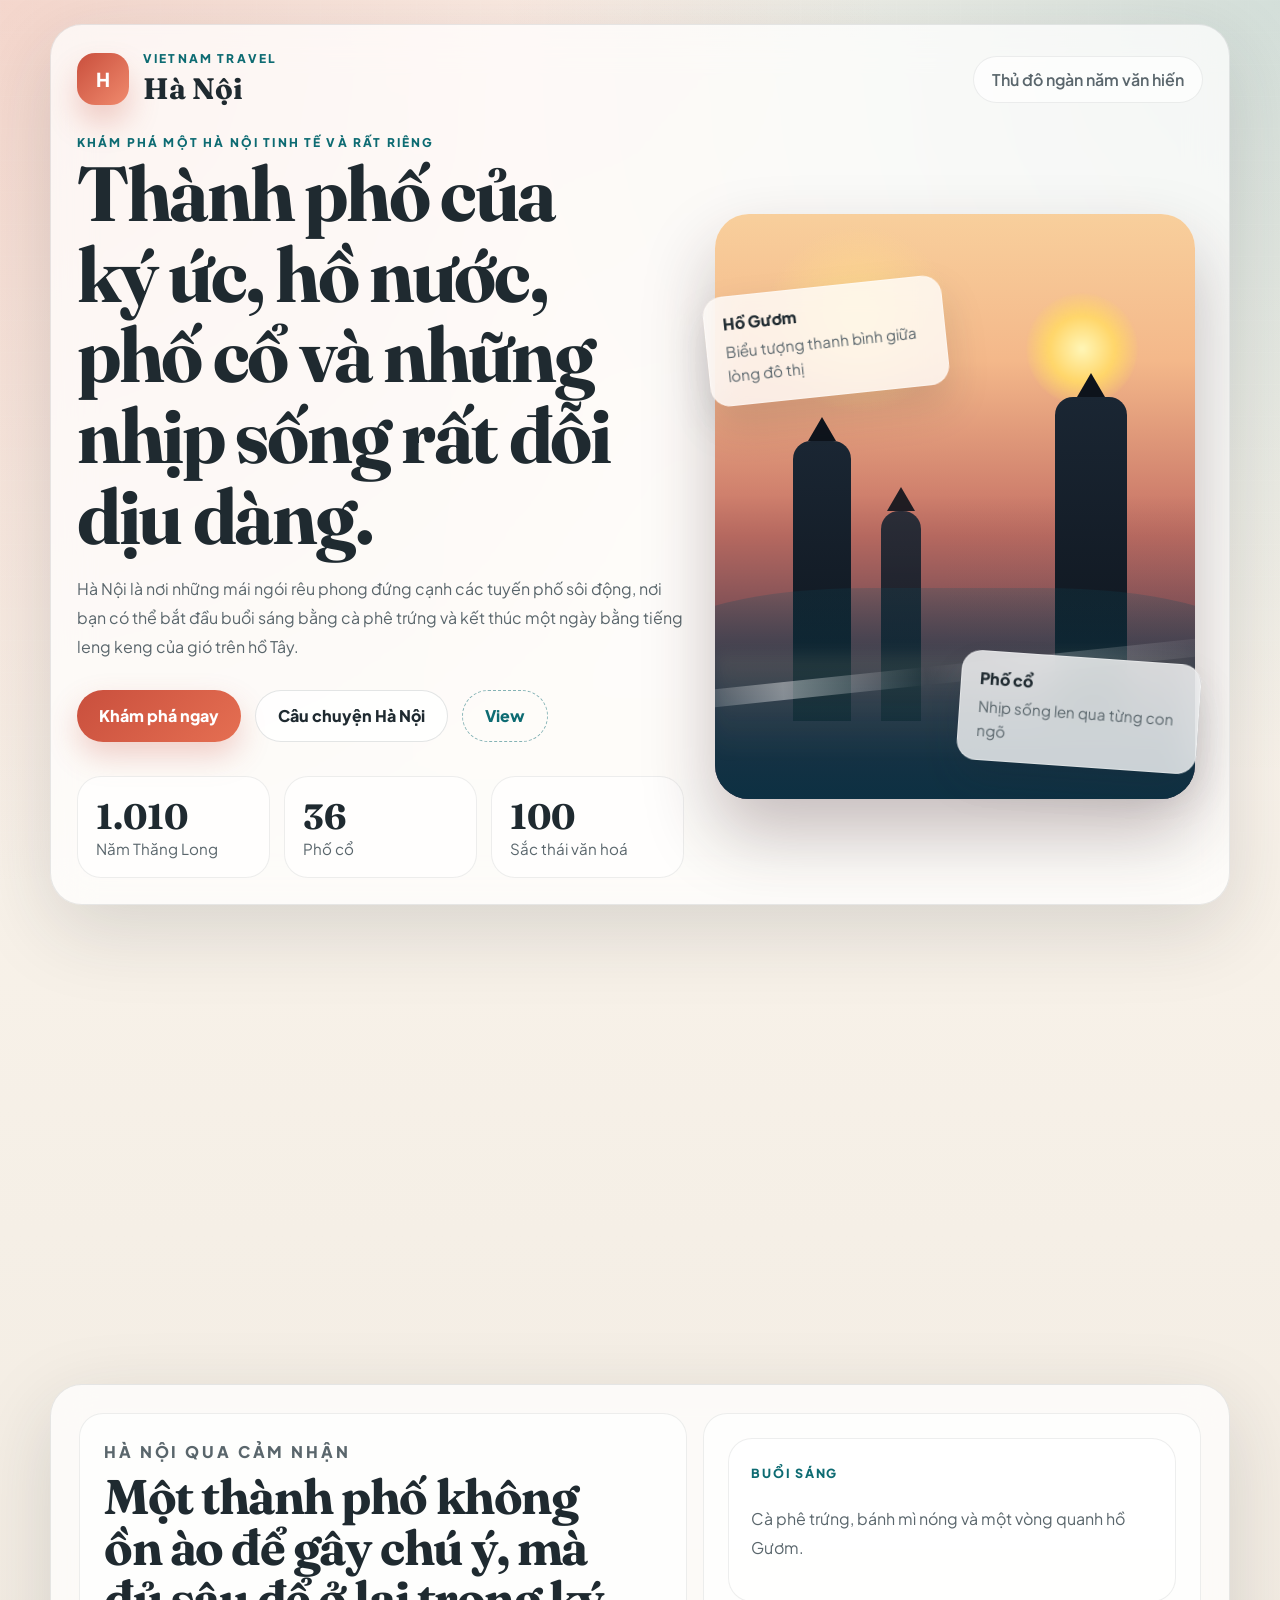
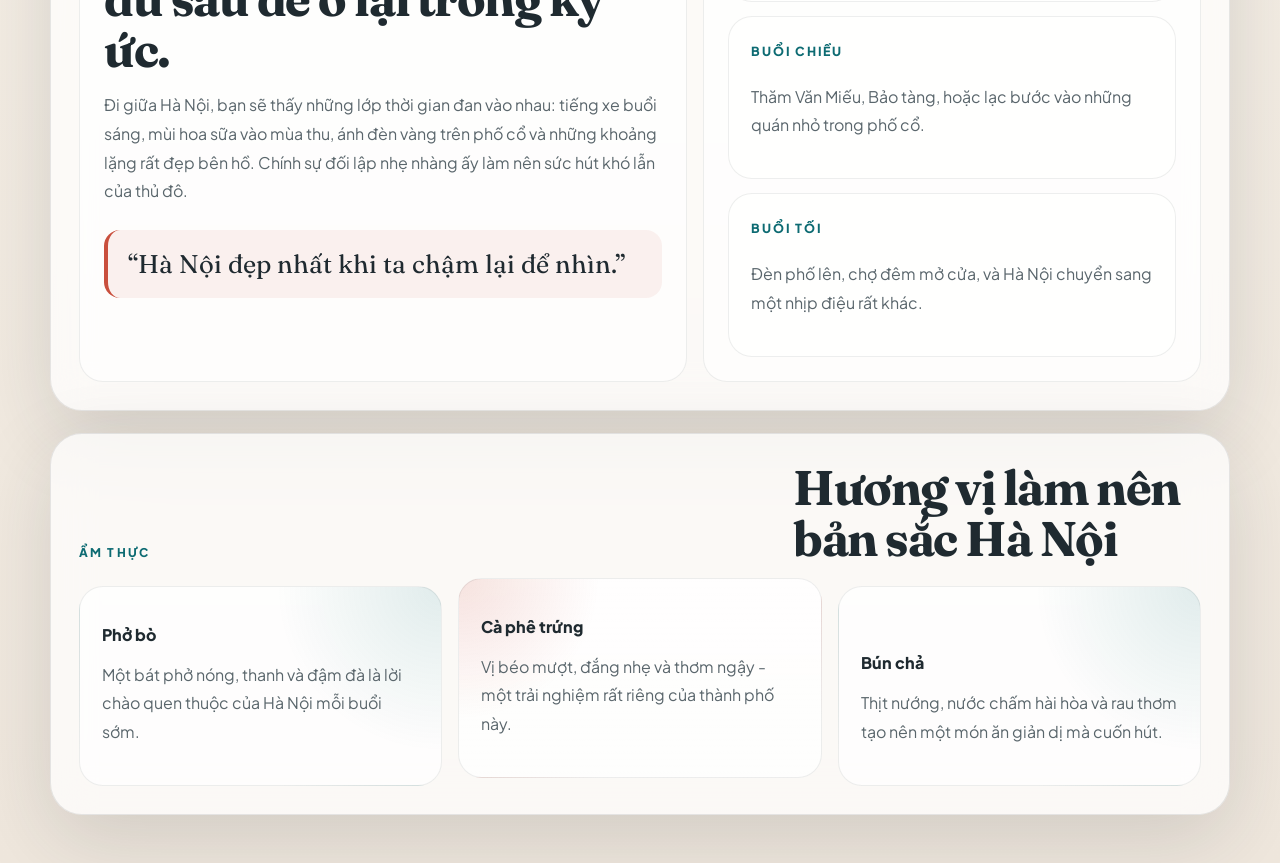
<file: game/index.html>
<!DOCTYPE html>
<html lang="vi">
<head>
  <meta charset="UTF-8" />
  <meta name="viewport" content="width=device-width, initial-scale=1.0" />
  <meta name="description" content="Giao diện giới thiệu Hà Nội với phong cách hiện đại, sống động và đậm chất Việt Nam." />
  <title>Hà Nội - Thành phố của  cức và nhịp sống</title>
  <link rel="preconnect" href="https://fonts.googleapis.com">
  <link rel="preconnect" href="https://fonts.gstatic.com" crossorigin>
  <link href="https://fonts.googleapis.com/css2?family=Fraunces:opsz,wght@9..144,600;9..144,700;9..144,800&family=Plus+Jakarta+Sans:wght@400;500;600;700;800&display=swap" rel="stylesheet">
  <link rel="stylesheet" href="styles.css" />
</head>
<body>
  <div class="noise"></div>
  <main class="page">
    <section class="hero">
      <nav class="topbar">
        <div class="brand">
          <span class="brand-mark">H</span>
          <div>
            <p class="brand-kicker">Vietnam Travel</p>
            <h1>Hà Nội</h1>
          </div>
        </div>
        <div class="nav-pill">Thủ đô ngàn năm văn hiến</div>
      </nav>

      <div class="hero-grid">
        <div class="hero-copy reveal">
          <p class="eyebrow">Khám phá một Hà Nội tinh tế và rất riêng</p>
          <h2>Thành phố của ký ức, hồ nước, phố cổ và những nhịp sống rất đỗi dịu dàng.</h2>
          <p class="lead">
            Hà Nội là nơi những mái ngói rêu phong đứng cạnh các tuyến phố sôi động,
            nơi bạn có thể bắt đầu buổi sáng bằng cà phê trứng và kết thúc một ngày bằng
            tiếng leng keng của gió trên hồ Tây.
          </p>

          <div class="hero-actions">
            <a class="button primary" href="#highlights">Khám phá ngay</a>
            <a class="button secondary" href="#story">Câu chuyện Hà Nội</a>
            <a class="button tertiary" href="detail.html">View</a>
          </div>

          <div class="stats">
            <article>
              <strong data-count="1010">0</strong>
              <span>Năm Thăng Long</span>
            </article>
            <article>
              <strong data-count="36">0</strong>
              <span>Phố cổ</span>
            </article>
            <article>
              <strong data-count="100">0</strong>
              <span>Sắc thái văn hoá</span>
            </article>
          </div>
        </div>

        <div class="hero-visual reveal">
          <div class="sky-card sky-card-large">
            <div class="sun"></div>
            <div class="tower tower-1"></div>
            <div class="tower tower-2"></div>
            <div class="tower tower-3"></div>
            <div class="lake"></div>
            <div class="reflection"></div>
            <div class="sweep"></div>
          </div>

          <div class="floating-card card-one">
            <p>Hồ Gươm</p>
            <span>Biểu tượng thanh bình giữa lòng đô thị</span>
          </div>
          <div class="floating-card card-two">
            <p>Phố cổ</p>
            <span>Nhịp sống len qua từng con ngõ</span>
          </div>
        </div>
      </div>
    </section>

    <section id="highlights" class="section reveal">
      <div class="section-heading">
        <p class="eyebrow">Điểm nhấn</p>
        <h3>Những mảnh ghép làm nên vẻ đẹp Hà Nội</h3>
      </div>

      <div class="cards-grid">
        <article class="feature-card">
          <span class="feature-icon">01</span>
          <h4>Phố cổ Hà Nội</h4>
          <p>Những con phố nhỏ, nhà ống cổ và hàng quán lâu đời tạo nên một bức tranh rất giàu ký ức.</p>
        </article>
        <article class="feature-card">
          <span class="feature-icon">02</span>
          <h4>Hồ Hoàn Kiếm</h4>
          <p>Mặt nước xanh dịu, tháp Rùa và nhịp người đi dạo khiến nơi đây luôn giữ được sự cân bằng hiếm có.</p>
        </article>
        <article class="feature-card">
          <span class="feature-icon">03</span>
          <h4>Ẩm thực Hà Thành</h4>
          <p>Phở, bún chả, bánh cuốn, cốm, cà phê trứng - mỗi món đều mang một câu chuyện riêng.</p>
        </article>
      </div>
    </section>

    <section id="story" class="story reveal">
      <div class="story-panel">
        <p class="eyebrow">Hà Nội qua cảm nhận</p>
        <h3>Một thành phố không ồn ào để gây chú ý, mà đủ sâu để ở lại trong ký ức.</h3>
        <p>
          Đi giữa Hà Nội, bạn sẽ thấy những lớp thời gian đan vào nhau: tiếng xe buổi sáng,
          mùi hoa sữa vào mùa thu, ánh đèn vàng trên phố cổ và những khoảng lặng rất đẹp bên hồ.
          Chính sự đối lập nhẹ nhàng ấy làm nên sức hút khó lẫn của thủ đô.
        </p>

        <div class="quote">
          <span>“Hà Nội đẹp nhất khi ta chậm lại để nhìn.”</span>
        </div>
      </div>

      <div class="timeline-panel">
        <div class="timeline-item">
          <span>Buổi sáng</span>
          <p>Cà phê trứng, bánh mì nóng và một vòng quanh hồ Gươm.</p>
        </div>
        <div class="timeline-item">
          <span>Buổi chiều</span>
          <p>Thăm Văn Miếu, Bảo tàng, hoặc lạc bước vào những quán nhỏ trong phố cổ.</p>
        </div>
        <div class="timeline-item">
          <span>Buổi tối</span>
          <p>Đèn phố lên, chợ đêm mở cửa, và Hà Nội chuyển sang một nhịp điệu rất khác.</p>
        </div>
      </div>
    </section>

    <section class="food-section reveal">
      <div class="section-heading narrow">
        <p class="eyebrow">Ẩm thực</p>
        <h3>Hương vị làm nên bản sắc Hà Nội</h3>
      </div>

      <div class="food-grid">
        <article class="food-card">
          <h4>Phở bò</h4>
          <p>Một bát phở nóng, thanh và đậm đà là lời chào quen thuộc của Hà Nội mỗi buổi sớm.</p>
        </article>
        <article class="food-card highlight">
          <h4>Cà phê trứng</h4>
          <p>Vị béo mượt, đắng nhẹ và thơm ngậy - một trải nghiệm rất riêng của thành phố này.</p>
        </article>
        <article class="food-card">
          <h4>Bún chả</h4>
          <p>Thịt nướng, nước chấm hài hòa và rau thơm tạo nên một món ăn giản dị mà cuốn hút.</p>
        </article>
      </div>
    </section>
  </main>

  <script src="script.js"></script>
</body>
</html>
</file>
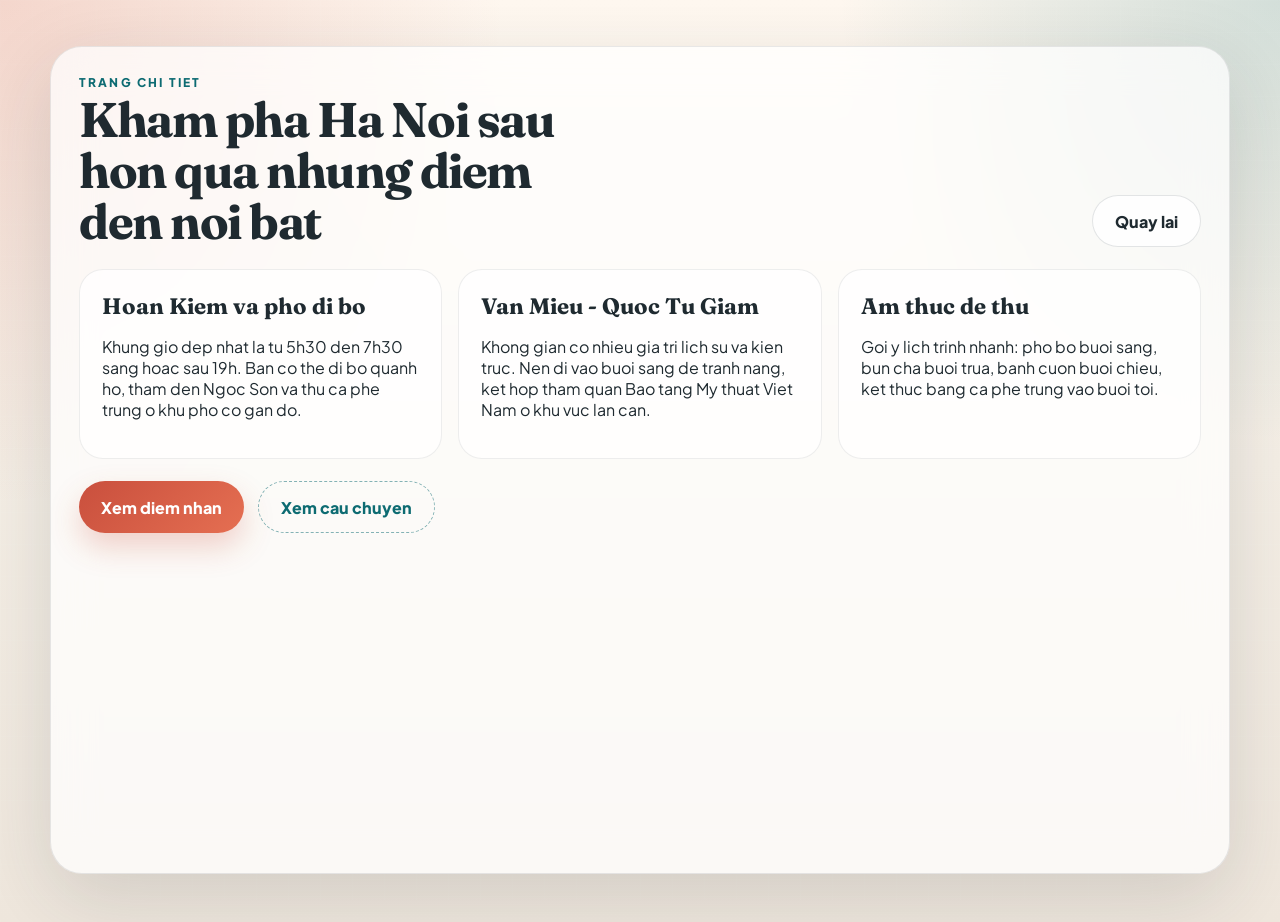
<file: game/detail.html>
<!DOCTYPE html>
<html lang="vi">
<head>
  <meta charset="UTF-8" />
  <meta name="viewport" content="width=device-width, initial-scale=1.0" />
  <meta name="description" content="Trang chi tiet ve cac diem den va trai nghiem tieu bieu tai Ha Noi." />
  <title>Ha Noi - Trang chi tiet</title>
  <link rel="preconnect" href="https://fonts.googleapis.com" />
  <link rel="preconnect" href="https://fonts.gstatic.com" crossorigin />
  <link href="https://fonts.googleapis.com/css2?family=Fraunces:opsz,wght@9..144,600;9..144,700;9..144,800&family=Plus+Jakarta+Sans:wght@400;500;600;700;800&display=swap" rel="stylesheet" />
  <link rel="stylesheet" href="styles.css" />
</head>
<body>
  <div class="noise"></div>
  <main class="page">
    <section class="section detail-page reveal visible">
      <div class="section-heading">
        <div>
          <p class="eyebrow">Trang chi tiet</p>
          <h3>Kham pha Ha Noi sau hon qua nhung diem den noi bat</h3>
        </div>
        <a class="button secondary" href="index.html">Quay lai</a>
      </div>

      <div class="detail-grid">
        <article class="detail-card">
          <h4>Hoan Kiem va pho di bo</h4>
          <p>
            Khung gio dep nhat la tu 5h30 den 7h30 sang hoac sau 19h. Ban co the di bo quanh ho,
            tham den Ngoc Son va thu ca phe trung o khu pho co gan do.
          </p>
        </article>

        <article class="detail-card">
          <h4>Van Mieu - Quoc Tu Giam</h4>
          <p>
            Khong gian co nhieu gia tri lich su va kien truc. Nen di vao buoi sang de tranh nang,
            ket hop tham quan Bao tang My thuat Viet Nam o khu vuc lan can.
          </p>
        </article>

        <article class="detail-card">
          <h4>Am thuc de thu</h4>
          <p>
            Goi y lich trinh nhanh: pho bo buoi sang, bun cha buoi trua, banh cuon buoi chieu,
            ket thuc bang ca phe trung vao buoi toi.
          </p>
        </article>
      </div>

      <div class="detail-actions">
        <a class="button primary" href="index.html#highlights">Xem diem nhan</a>
        <a class="button tertiary" href="index.html#story">Xem cau chuyen</a>
      </div>
    </section>
  </main>
</body>
</html>
</file>
<file: game/styles.css>
:root {
  --bg: #f5efe6;
  --bg-2: #f9f3ea;
  --surface: rgba(255, 255, 255, 0.72);
  --surface-strong: rgba(255, 255, 255, 0.9);
  --text: #1f2a30;
  --muted: #5a666c;
  --accent: #c94f3d;
  --accent-2: #0d6b72;
  --line: rgba(31, 42, 48, 0.1);
  --shadow: 0 24px 80px rgba(31, 42, 48, 0.15);
}

* {
  box-sizing: border-box;
}

html {
  scroll-behavior: smooth;
}

body {
  margin: 0;
  color: var(--text);
  font-family: 'Plus Jakarta Sans', sans-serif;
  background:
    radial-gradient(circle at top left, rgba(201, 79, 61, 0.2), transparent 32%),
    radial-gradient(circle at top right, rgba(13, 107, 114, 0.18), transparent 28%),
    linear-gradient(180deg, #fff8f0 0%, var(--bg) 50%, #efe7dd 100%);
}

a {
  color: inherit;
  text-decoration: none;
}

.noise {
  position: fixed;
  inset: 0;
  pointer-events: none;
  opacity: 0.08;
  background-image:
    linear-gradient(rgba(255, 255, 255, 0.8) 1px, transparent 1px),
    linear-gradient(90deg, rgba(255, 255, 255, 0.8) 1px, transparent 1px);
  background-size: 32px 32px;
  mix-blend-mode: soft-light;
}

.page {
  width: min(1180px, calc(100% - 32px));
  margin: 0 auto;
  padding: 24px 0 48px;
}

.hero,
.section,
.story,
.food-section {
  position: relative;
  overflow: hidden;
  border: 1px solid var(--line);
  border-radius: 32px;
  background: var(--surface);
  backdrop-filter: blur(20px);
  box-shadow: var(--shadow);
}

.hero {
  padding: 26px;
}

.topbar {
  display: flex;
  align-items: center;
  justify-content: space-between;
  gap: 16px;
  margin-bottom: 28px;
}

.brand {
  display: flex;
  align-items: center;
  gap: 14px;
}

.brand-mark {
  width: 52px;
  height: 52px;
  display: grid;
  place-items: center;
  border-radius: 18px;
  background: linear-gradient(135deg, var(--accent), #f08a6d);
  color: white;
  font-weight: 800;
  font-size: 1.2rem;
  box-shadow: 0 18px 30px rgba(201, 79, 61, 0.25);
}

.brand-kicker,
.eyebrow {
  margin: 0 0 4px;
  text-transform: uppercase;
  letter-spacing: 0.18em;
  font-size: 0.75rem;
  color: var(--accent-2);
  font-weight: 800;
}

.brand h1 {
  margin: 0;
  font-family: 'Fraunces', serif;
  font-size: 1.85rem;
}

.nav-pill {
  padding: 12px 18px;
  border-radius: 999px;
  background: rgba(255, 255, 255, 0.66);
  border: 1px solid rgba(31, 42, 48, 0.08);
  color: var(--muted);
  font-weight: 600;
}

.hero-grid {
  display: grid;
  grid-template-columns: 1.1fr 0.9fr;
  gap: 22px;
  align-items: center;
}

.hero-copy h2,
.section-heading h3,
.story-panel h3,
.food-section h3 {
  margin: 0;
  font-family: 'Fraunces', serif;
  line-height: 1.05;
  letter-spacing: -0.03em;
}

.hero-copy h2 {
  font-size: clamp(2.8rem, 6vw, 5.6rem);
  max-width: 11ch;
}

.lead,
.story-panel p,
.timeline-item p,
.feature-card p,
.food-card p {
  color: var(--muted);
  line-height: 1.8;
  font-size: 1rem;
}

.lead {
  max-width: 60ch;
  margin: 18px 0 0;
}

.hero-actions {
  display: flex;
  flex-wrap: wrap;
  gap: 14px;
  margin-top: 28px;
}

.button {
  display: inline-flex;
  align-items: center;
  justify-content: center;
  min-height: 52px;
  padding: 0 22px;
  border-radius: 999px;
  font-weight: 800;
  transition: transform 180ms ease, box-shadow 180ms ease, background 180ms ease;
}

.button:hover {
  transform: translateY(-2px);
}

.primary {
  background: linear-gradient(135deg, var(--accent), #e56f52);
  color: white;
  box-shadow: 0 14px 30px rgba(201, 79, 61, 0.25);
}

.secondary {
  background: rgba(255, 255, 255, 0.8);
  border: 1px solid rgba(31, 42, 48, 0.12);
}

.tertiary {
  background: transparent;
  border: 1px dashed rgba(13, 107, 114, 0.5);
  color: var(--accent-2);
}

.tertiary:hover {
  background: rgba(13, 107, 114, 0.08);
}

.stats {
  display: grid;
  grid-template-columns: repeat(3, minmax(0, 1fr));
  gap: 14px;
  margin-top: 34px;
}

.stats article,
.feature-card,
.food-card,
.timeline-item,
.story-panel,
.timeline-panel {
  border-radius: 24px;
  border: 1px solid rgba(31, 42, 48, 0.08);
  background: rgba(255, 255, 255, 0.66);
}

.stats article {
  padding: 18px;
}

.stats strong {
  display: block;
  font-family: 'Fraunces', serif;
  font-size: 2.2rem;
}

.stats span {
  color: var(--muted);
  font-size: 0.95rem;
}

.hero-visual {
  position: relative;
  min-height: 680px;
  display: grid;
  place-items: center;
}

.sky-card {
  position: relative;
  width: min(100%, 480px);
  aspect-ratio: 0.82;
  border-radius: 34px;
  overflow: hidden;
  background:
    radial-gradient(circle at 30% 18%, rgba(255, 221, 141, 0.95), transparent 16%),
    linear-gradient(180deg, #f8cf9c 0%, #f4b88a 25%, #c46f64 55%, #5b3f66 100%);
  box-shadow: 0 35px 70px rgba(55, 29, 34, 0.28);
}

.sky-card::before {
  content: '';
  position: absolute;
  inset: auto 0 0;
  height: 52%;
  background: linear-gradient(180deg, rgba(18, 31, 43, 0) 0%, rgba(18, 31, 43, 0.16) 26%, rgba(18, 31, 43, 0.72) 100%);
}

.sun {
  position: absolute;
  top: 80px;
  right: 58px;
  width: 110px;
  height: 110px;
  border-radius: 50%;
  background: radial-gradient(circle, #fff6b7 0%, #ffd66a 42%, rgba(255, 214, 106, 0.2) 68%, transparent 100%);
  filter: blur(1px);
}

.tower,
.lake,
.reflection,
.sweep {
  position: absolute;
}

.tower {
  bottom: 78px;
  background: linear-gradient(180deg, #1a2633, #0d131b);
  border-radius: 18px 18px 0 0;
}

.tower::before {
  content: '';
  position: absolute;
  left: 50%;
  transform: translateX(-50%);
  bottom: 100%;
  width: 0;
  height: 0;
  border-left: 14px solid transparent;
  border-right: 14px solid transparent;
  border-bottom: 24px solid #0d131b;
}

.tower-1 {
  left: 78px;
  width: 58px;
  height: 280px;
}

.tower-2 {
  left: 166px;
  width: 40px;
  height: 210px;
  opacity: 0.9;
}

.tower-3 {
  right: 68px;
  width: 72px;
  height: 324px;
}

.lake {
  left: -10%;
  right: -10%;
  bottom: 0;
  height: 36%;
  background: linear-gradient(180deg, rgba(13, 78, 96, 0.2), rgba(11, 49, 67, 0.92));
  border-radius: 35% 35% 0 0 / 24% 24% 0 0;
}

.reflection {
  left: 0;
  right: 0;
  bottom: 34px;
  height: 110px;
  background: linear-gradient(180deg, rgba(250, 227, 160, 0.12), rgba(250, 227, 160, 0));
  filter: blur(8px);
  opacity: 0.8;
}

.sweep {
  inset: auto -10% 20% -10%;
  height: 18px;
  background: linear-gradient(90deg, transparent 0%, rgba(255, 255, 255, 0.4) 20%, transparent 45%, rgba(255, 255, 255, 0.22) 68%, transparent 100%);
  transform: rotate(-6deg);
  animation: drift 8s ease-in-out infinite;
}

.floating-card {
  position: absolute;
  max-width: 240px;
  padding: 16px 18px;
  border-radius: 20px;
  border: 1px solid rgba(255, 255, 255, 0.34);
  background: rgba(255, 255, 255, 0.78);
  box-shadow: 0 20px 40px rgba(31, 42, 48, 0.15);
  backdrop-filter: blur(16px);
}

.floating-card p,
.feature-card h4,
.food-card h4,
.timeline-item span {
  margin: 0;
  font-weight: 800;
}

.floating-card span {
  display: block;
  margin-top: 6px;
  color: var(--muted);
  line-height: 1.6;
  font-size: 0.95rem;
}

.card-one {
  left: 0;
  top: 120px;
  transform: rotate(-6deg);
}

.card-two {
  right: 4px;
  bottom: 80px;
  transform: rotate(4deg);
}

.section,
.story,
.food-section {
  margin-top: 22px;
  padding: 28px;
}

.section-heading {
  display: flex;
  align-items: flex-end;
  justify-content: space-between;
  gap: 20px;
  margin-bottom: 22px;
}

.section-heading h3,
.story-panel h3,
.food-section h3 {
  font-size: clamp(2rem, 3.8vw, 3.6rem);
  max-width: 15ch;
}

.section-heading.narrow h3 {
  max-width: 12ch;
}

.cards-grid,
.food-grid {
  display: grid;
  grid-template-columns: repeat(3, minmax(0, 1fr));
  gap: 16px;
}

.feature-card,
.food-card,
.timeline-item {
  padding: 22px;
}

.feature-icon {
  display: inline-flex;
  align-items: center;
  justify-content: center;
  width: 54px;
  height: 54px;
  border-radius: 18px;
  background: rgba(201, 79, 61, 0.12);
  color: var(--accent);
  font-weight: 800;
  margin-bottom: 14px;
}

.story {
  display: grid;
  grid-template-columns: 1.1fr 0.9fr;
  gap: 16px;
}

.story-panel,
.timeline-panel {
  padding: 24px;
}

.story-panel h3 {
  margin-bottom: 14px;
}

.quote {
  margin-top: 24px;
  padding: 18px 20px;
  border-left: 4px solid var(--accent);
  border-radius: 16px;
  background: rgba(201, 79, 61, 0.08);
  font-family: 'Fraunces', serif;
  font-size: clamp(1.2rem, 2vw, 1.7rem);
}

.timeline-panel {
  display: grid;
  gap: 14px;
  align-content: start;
}

.timeline-item span {
  display: inline-flex;
  margin-bottom: 8px;
  color: var(--accent-2);
  text-transform: uppercase;
  letter-spacing: 0.14em;
  font-size: 0.78rem;
}

.food-grid {
  align-items: stretch;
}

.food-card {
  position: relative;
  min-height: 200px;
  display: flex;
  flex-direction: column;
  justify-content: flex-end;
  background:
    radial-gradient(circle at top right, rgba(13, 107, 114, 0.12), transparent 40%),
    rgba(255, 255, 255, 0.7);
}

.food-card.highlight {
  background:
    radial-gradient(circle at top left, rgba(201, 79, 61, 0.16), transparent 34%),
    linear-gradient(180deg, rgba(255, 255, 255, 0.84), rgba(255, 255, 255, 0.72));
  transform: translateY(-8px);
}

.detail-page {
  min-height: calc(100vh - 72px);
}

.detail-grid {
  display: grid;
  grid-template-columns: repeat(3, minmax(0, 1fr));
  gap: 16px;
}

.detail-card {
  padding: 22px;
  border-radius: 24px;
  border: 1px solid rgba(31, 42, 48, 0.08);
  background: rgba(255, 255, 255, 0.72);
}

.detail-card h4 {
  margin: 0 0 10px;
  font-family: 'Fraunces', serif;
  font-size: 1.4rem;
}

.detail-actions {
  display: flex;
  flex-wrap: wrap;
  gap: 14px;
  margin-top: 22px;
}

.reveal {
  opacity: 0;
  transform: translateY(24px);
  transition: opacity 700ms ease, transform 700ms ease;
}

.reveal.visible {
  opacity: 1;
  transform: translateY(0);
}

@keyframes drift {
  0%,
  100% {
    transform: translateX(-4%) rotate(-6deg);
  }
  50% {
    transform: translateX(4%) rotate(-6deg);
  }
}

@media (max-width: 1024px) {
  .hero-grid,
  .story {
    grid-template-columns: 1fr;
  }

  .hero-visual {
    min-height: 580px;
  }

  .cards-grid,
  .food-grid,
  .stats,
  .detail-grid {
    grid-template-columns: repeat(2, minmax(0, 1fr));
  }

  .section-heading {
    align-items: flex-start;
    flex-direction: column;
  }
}

@media (max-width: 720px) {
  .page {
    width: min(100% - 18px, 1180px);
    padding: 10px 0 28px;
  }

  .hero,
  .section,
  .story,
  .food-section {
    border-radius: 24px;
    padding: 18px;
  }

  .topbar {
    flex-direction: column;
    align-items: flex-start;
  }

  .hero-copy h2 {
    font-size: clamp(2.2rem, 12vw, 4rem);
  }

  .hero-visual {
    min-height: 460px;
  }

  .sky-card {
    width: 100%;
  }

  .cards-grid,
  .food-grid,
  .stats,
  .detail-grid {
    grid-template-columns: 1fr;
  }

  .floating-card {
    max-width: 200px;
  }

  .card-one {
    top: 62px;
    left: -6px;
  }

  .card-two {
    right: -2px;
    bottom: 58px;
  }

  .tower-1 {
    left: 52px;
  }

  .tower-2 {
    left: 138px;
  }

  .tower-3 {
    right: 44px;
  }
}
</file>
